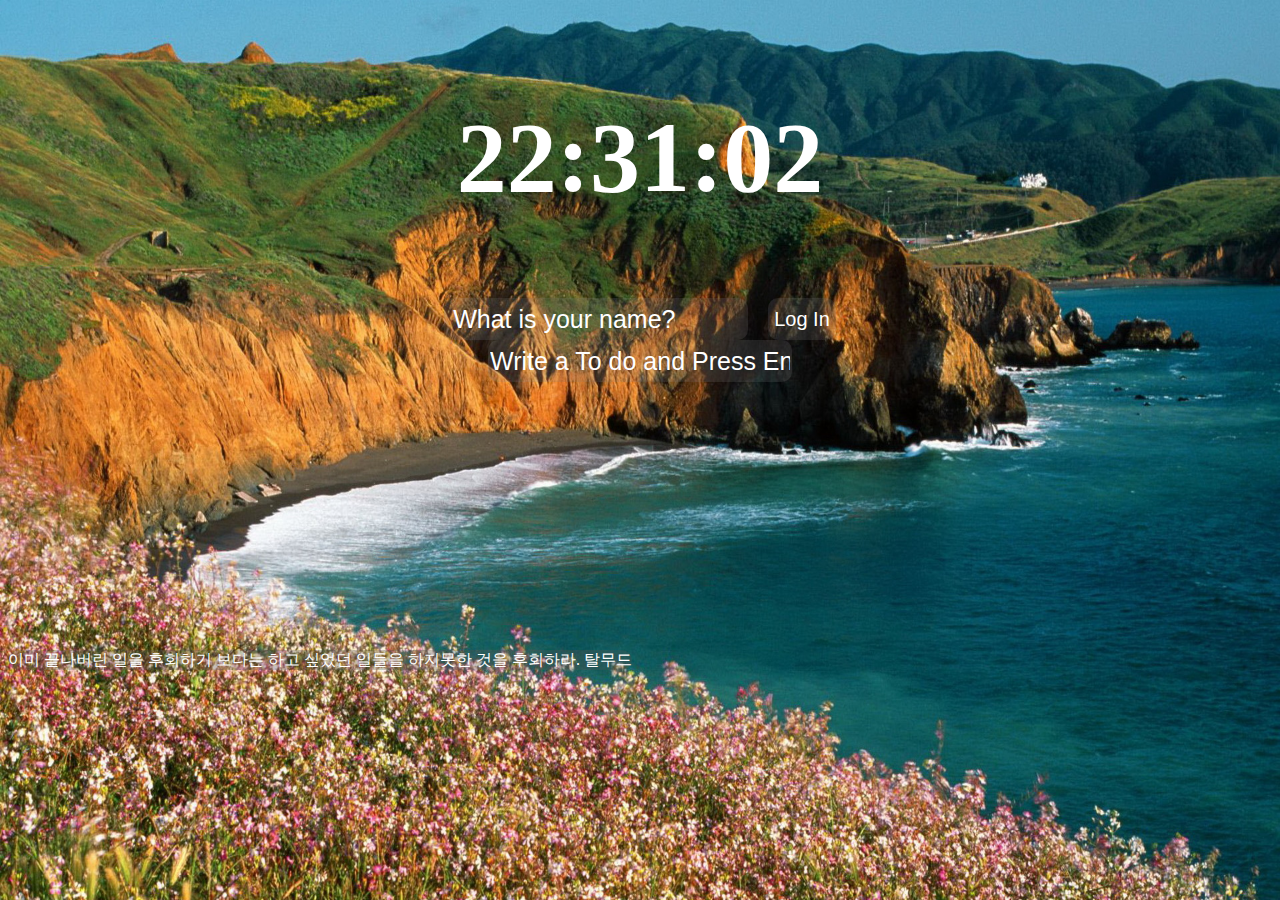
<file: index.html>
<!DOCTYPE html>
<html lang="en">
  <head>
    <meta charset="UTF-8" />
    <meta http-equiv="X-UA-Compatible" content="IE=edge" />
    <meta name="viewport" content="width=device-width, initial-scale=1.0" />
    <link rel="stylesheet" href="css/style.css" />
    <title>Momentum app</title>
  </head>
  <body>
    <h2 id="clock">00:00:00</h2>
    <form class="login-form hidden">
      <input
        required
        maxlength="15"
        type="text"
        placeholder=" What is your name?"
      />
      <input type="submit" value="Log In" />
    </form>
    <h1 id="greeting" class="hidden"></h1>
    <form id="todo-form">
      <input type="text" placeholder="Write a To do and Press Enter" />
    </form>
    <ul id="todo-list"></ul>
    <div id="quote">
      <span></span>
      <span></span>
    </div>
    <div id="weather">
      <span></span>
      <span></span>
    </div>
    <script src="js/greetings.js"></script>
    <script src="js/clock.js"></script>
    <script src="js/quotes.js"></script>
    <script src="js/background.js"></script>
    <script src="js/todo.js"></script>
    <script src="js/weather.js"></script>
  </body>
</html>
</file>
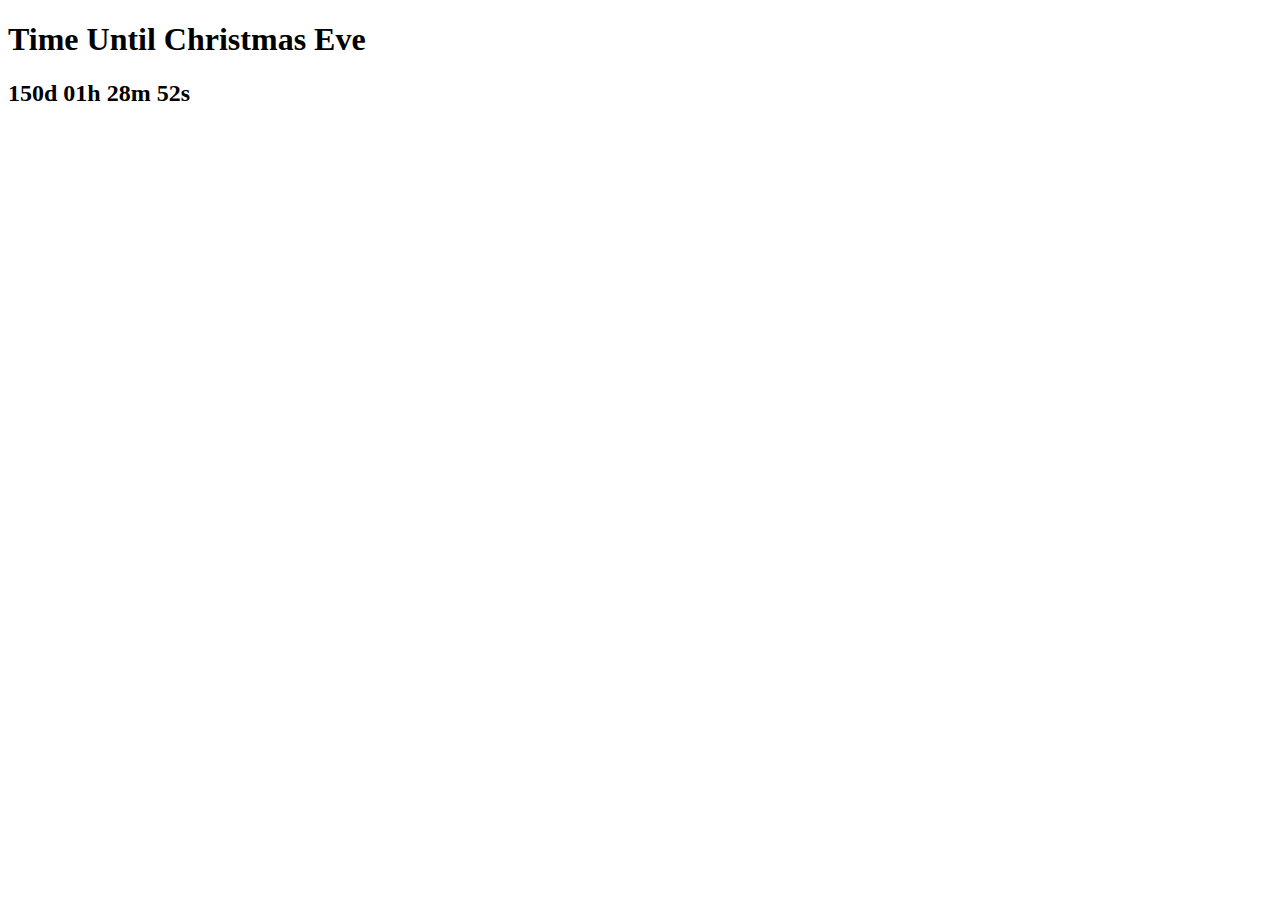
<file: assignment/4/index.html>
<!DOCTYPE html>
<html>
  <head>
    <title>Time Until Christmas Eve<</title>
    <meta charset="UTF-8" />
  </head>
  <body>
    <h1>Time Until Christmas Eve</h1>
    <h2 class="js-clock"></h2>
    <script src="index.js"></script>
  </body>
</html>
</file>
<file: css/style.css>
.hidden {
  display: none;
}
body img {
  opacity: 1;
  z-index: -3;
  position: absolute;
  top: 0px;
  left: 0px;
  width: 100vw;
  height: 100vh;
}

#clock {
  display: flex;
  justify-content: center;
  font-size: 100px;
  color: white;
  margin-top: 100px;
}

.login-form input:first-child,
#todo-form input {
  width: 300px;
  color: white;
  background-color: rgba(130, 130, 130, 0.195);
  height: 40px;
  font-size: 25px;
  border: none;
  border-radius: 10px;
}

.login-form input::placeholder,
#todo-form input::placeholder {
  color: rgb(255, 255, 255);
}

.login-form,
#todo-list,
#todo-form {
  display: flex;
  justify-content: center;
}

.login-form input:nth-child(2) {
  margin-left: 20px;
  background-color: rgba(130, 130, 130, 0.195);
  border: none;
  color: rgb(255, 255, 255);
  border-radius: 10px;
  font-size: 20px;
}

#todo-list {
}

#quote {
  height: 20px;
  color: white;
  position: absolute;
  top: 650px;
  background-color: rgba(84, 83, 83, 0.311);
  border-radius: 10px;
}
</file>
